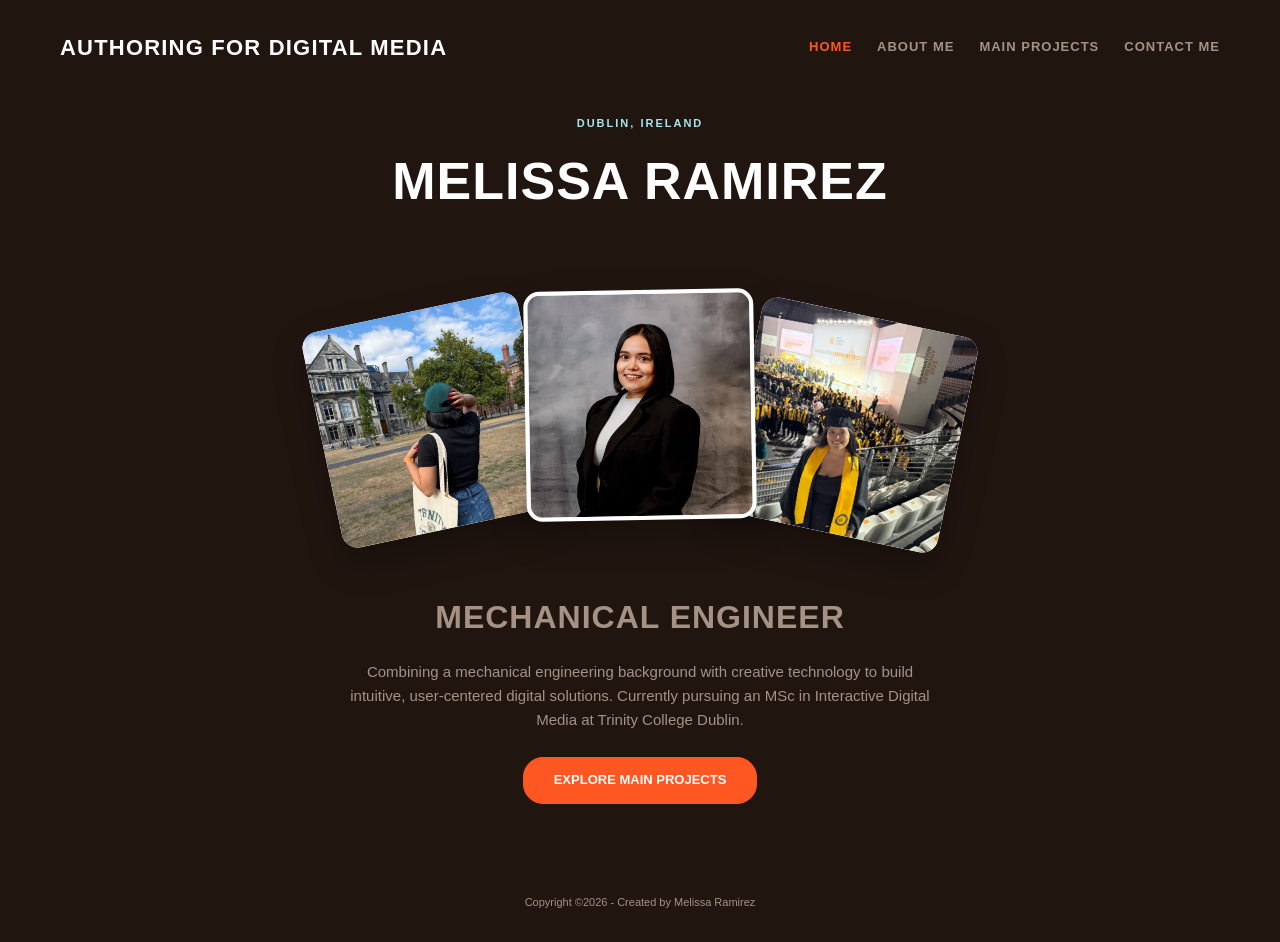
<file: index.html>
<!DOCTYPE html>
<html lang="en">
<head>
    <meta charset="UTF-8">
    <meta name="viewport" content="width=device-width, initial-scale=1.0">
    <title>Melissa Ramirez | Home</title>
    <link rel="stylesheet" href="css/style.css">
</head>
<body>
    <header>
        <div class="logo">
            <h1>Authoring for Digital Media</h1>
        </div>
        <nav class="menu">
            <a href="index.html" class="active">Home</a>
            <a href="about.html">About me</a>
            <a href="projects.html">Main Projects</a>
            <a href="contact.html">Contact me</a>
        </nav>
    </header>

    <main>
        <section class="graphic-hero">
            <span class="location-tag">DUBLIN, IRELAND</span>
            <h2 class="giant-title top-title">Melissa Ramirez</h2>
            <div class="image-stack-container">
                <div class="stacked-card card-left">
                    <img src="images/img2.jpg" alt="Interactive Media Dublin">
                </div>
                <div class="stacked-card card-center">
                    <img src="images/img1.jpg" alt="Melissa Ramirez Portrait">
                </div>
                <div class="stacked-card card-right">
                    <img src="images/img5.jpg" alt="Graduation Event">
                </div>
            </div>
            <p class="giant-title bottom-title">MECHANICAL ENGINEER</p>
            <div class="hero-intro-text">
                <p>Combining a mechanical engineering background with creative technology to build intuitive, user-centered digital solutions. Currently pursuing an MSc in Interactive Digital Media at Trinity College Dublin.</p>
                <a href="projects.html" class="graphic-btn">Explore Main Projects</a>
            </div>
        </section>
    </main>

    <footer>
        <p>Copyright &copy;2026 - Created by Melissa Ramirez</p>
    </footer>
    <script src="js/script.js"></script>
</body>
</html>
</file>
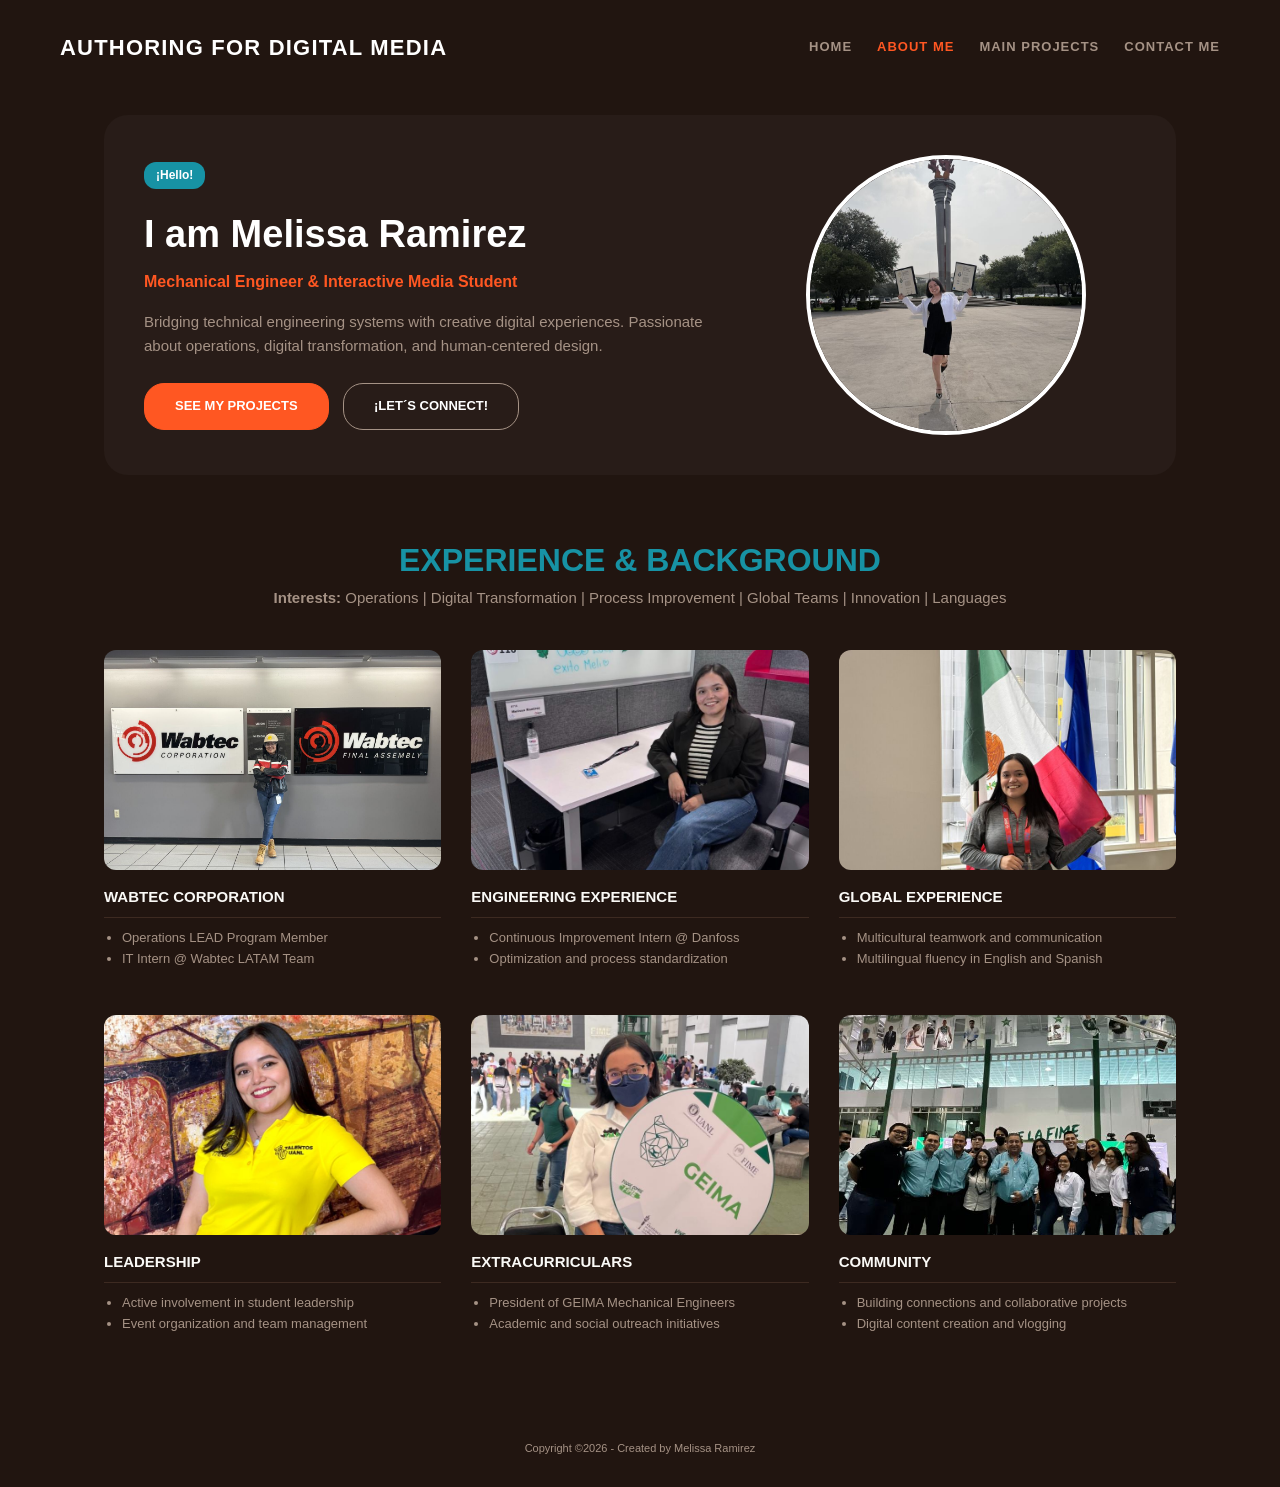
<file: about.html>
<!DOCTYPE html>
<html lang="en">
<head>
    <meta charset="UTF-8">
    <meta name="viewport" content="width=device-width, initial-scale=1.0">
    <title>About Me | Melissa Ramirez</title>
    <link rel="stylesheet" href="css/style.css">
</head>
<body>
    <header>
       <div class="logo">
            <h1>Authoring for Digital Media</h1>
        </div>
        <nav class="menu">
            <a href="index.html">Home</a>
            <a href="about.html" class="active">About me</a>
            <a href="projects.html">Main Projects</a>
            <a href="contact.html">Contact me</a>
        </nav>
    </header>

    <main class="gallery-layout-container"> 
        <section class="about-hero-creative">
            <div class="about-intro-text">
                <span class="greeting-badge">¡Hello!</span>
                <h2>I am <strong>Melissa Ramirez</strong></h2>
                <p class="role-subtitle">Mechanical Engineer & Interactive Media Student</p>
                <p class="bio-text">Bridging technical engineering systems with creative digital experiences. Passionate about operations, digital transformation, and human-centered design.</p>
                <div class="about-actions">
                    <a href="projects.html" class="graphic-btn">See my projects</a>
                    <a href="contact.html" class="outline-btn">¡Let´s connect!</a>
                </div>
            </div>
            <div class="about-illustration-box">
                <img src="images/img3.jpg" alt="Melissa Ramirez Graduation" class="featured-about-img">
            </div>
        </section>

        <section class="gallery-header">
            <h2>Experience & Background</h2>
            <p class="interests"><strong>Interests:</strong> Operations | Digital Transformation | Process Improvement | Global Teams | Innovation | Languages</p>
        </section>

        <section class="editorial-about-grid">
            <article class="about-grid-card">
                <div class="card-image-box">
                    <img src="images/img4.jpg" alt="Wabtec Corporation Plant">
                </div>
                <div class="card-text-content">
                    <h3>Wabtec Corporation</h3>
                    <ul>
                        <li>Operations LEAD Program Member</li>
                        <li>IT Intern @ Wabtec LATAM Team</li>
                    </ul>
                </div>
            </article>

            <article class="about-grid-card">
                <div class="card-image-box">
                    <img src="images/img6.jpg" alt="Manufacturing Workstation">
                </div>
                <div class="card-text-content">
                    <h3>Engineering Experience</h3>
                    <ul>
                        <li>Continuous Improvement Intern @ Danfoss</li>
                        <li>Optimization and process standardization</li>
                    </ul>
                </div>
            </article>

            <article class="about-grid-card">
                <div class="card-image-box">
                    <img src="images/img7.jpg" alt="International Representation">
                </div>
                <div class="card-text-content">
                    <h3>Global Experience</h3>
                    <ul>
                        <li>Multicultural teamwork and communication</li>
                        <li>Multilingual fluency in English and Spanish</li>
                    </ul>
                </div>
            </article>

            <article class="about-grid-card">
                <div class="card-image-box">
                    <img src="images/img8.jpg" alt="Leadership Student Event">
                </div>
                <div class="card-text-content">
                    <h3>Leadership</h3>
                    <ul>
                        <li>Active involvement in student leadership</li>
                        <li>Event organization and team management</li>
                    </ul>
                </div>
            </article>

            <article class="about-grid-card">
                <div class="card-image-box">
                    <img src="images/img9.jpg" alt="GEIMA Student Group">
                </div>
                <div class="card-text-content">
                    <h3>Extracurriculars</h3>
                    <ul>
                        <li>President of GEIMA Mechanical Engineers</li>
                        <li>Academic and social outreach initiatives</li>
                    </ul>
                </div>
            </article>

            <article class="about-grid-card">
                <div class="card-image-box">
                    <img src="images/img10.jpg" alt="Team Collaboration Event">
                </div>
                <div class="card-text-content">
                    <h3>Community</h3>
                    <ul>
                        <li>Building connections and collaborative projects</li>
                        <li>Digital content creation and vlogging</li>
                    </ul>
                </div>
            </article>
        </section>
    </main>   

    <footer>
        <p>Copyright &copy;2026 - Created by Melissa Ramirez</p>
    </footer>
    <script src="js/script.js"></script>
</body>
</html>
</file>
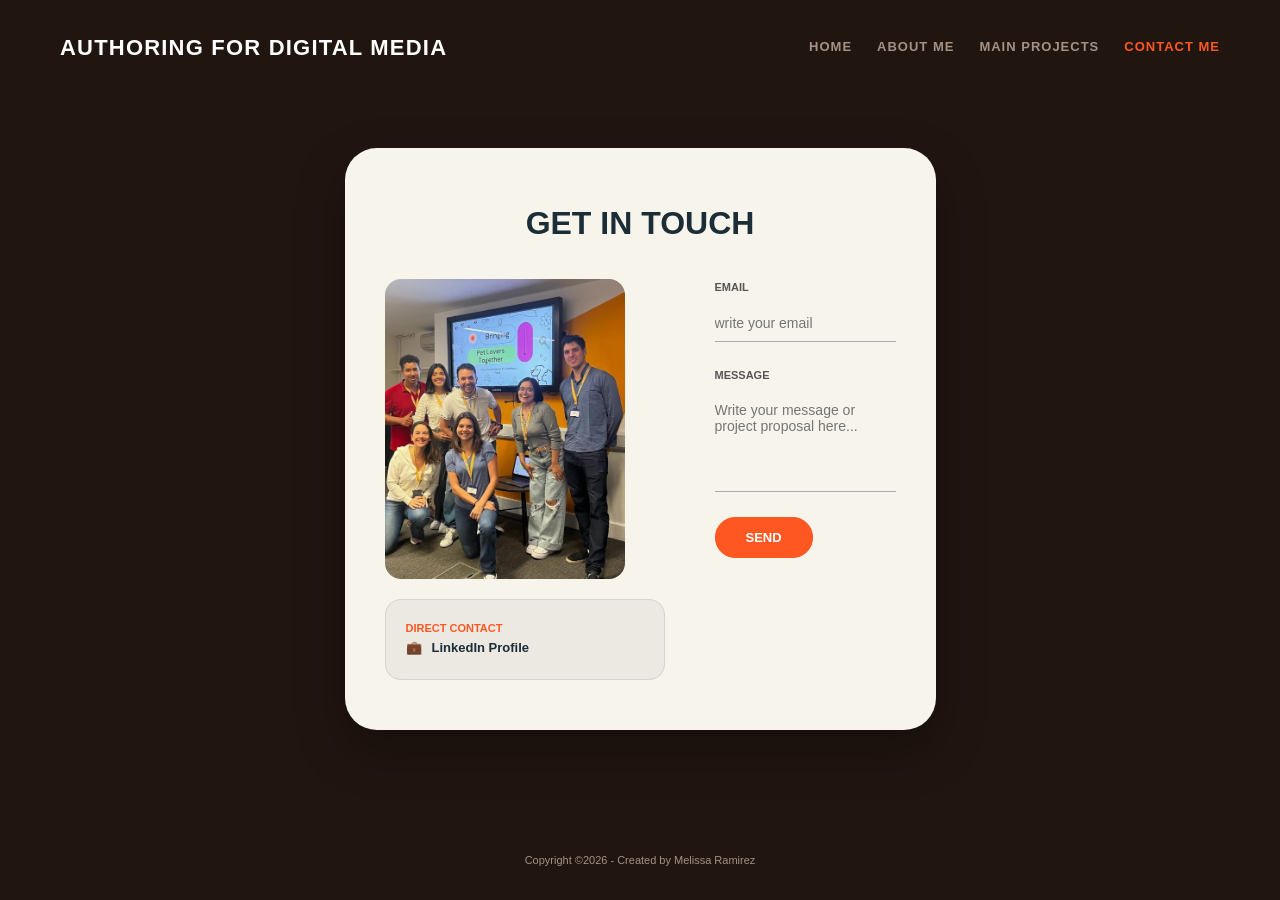
<file: contact.html>
<!DOCTYPE html>
<html lang="en">
<head>
    <meta charset="UTF-8">
    <meta name="viewport" content="width=device-width, initial-scale=1.0">
    <title>Contact | Melissa Ramirez</title>
    <link rel="stylesheet" href="css/style.css">
</head>
<body>
    <header>
     <div class="logo">
            <h1>Authoring for Digital Media</h1>
        </div>
        <nav class="menu">
            <a href="index.html">Home</a>
            <a href="about.html">About me</a>
            <a href="projects.html">Main Projects</a>
            <a href="contact.html" class="active">Contact me</a>
        </nav>
    </header>

    <main class="contact-main-container"> 
        <div class="contact-canvas">
            <h2 class="contact-canvas-title">GET IN TOUCH</h2>
            <section class="contact-container-grid">        
                <div class="contact-left">
                    <img src="images/img11.jpg" alt="Melissa Ramirez Contact" class="contact-photo">
                    <div class="direct-contact-box">
                        <h3>Direct Contact</h3>
                        <a href="https://www.linkedin.com/in/melyalanis" target="_blank" rel="noopener noreferrer" class="contact-row-link">
                            <span class="icon">💼</span>
                            <span class="text">LinkedIn Profile</span>
                        </a>
                    </div>
                </div>
                <div class="contact-right">
                    <form class="contact-form">                
                        <div class="form-group">
                            <label for="user-email">EMAIL</label>
                            <input type="email" id="user-email" name="email" placeholder="write your email" required>
                        </div>
                        <div class="form-group">
                            <label for="user-message">MESSAGE</label>
                            <textarea id="user-message" name="message" rows="5" placeholder="Write your message or project proposal here..." required></textarea>
                        </div>
                        <div class="form-action">
                            <button type="submit" class="send-btn">SEND</button>
                        </div>
                    </form>
                </div>
            </section>
        </div>
    </main>

    <footer>
        <p>Copyright &copy;2026 - Created by Melissa Ramirez</p>
    </footer>
    <script src="js/script.js"></script>
</body>
</html>
</file>
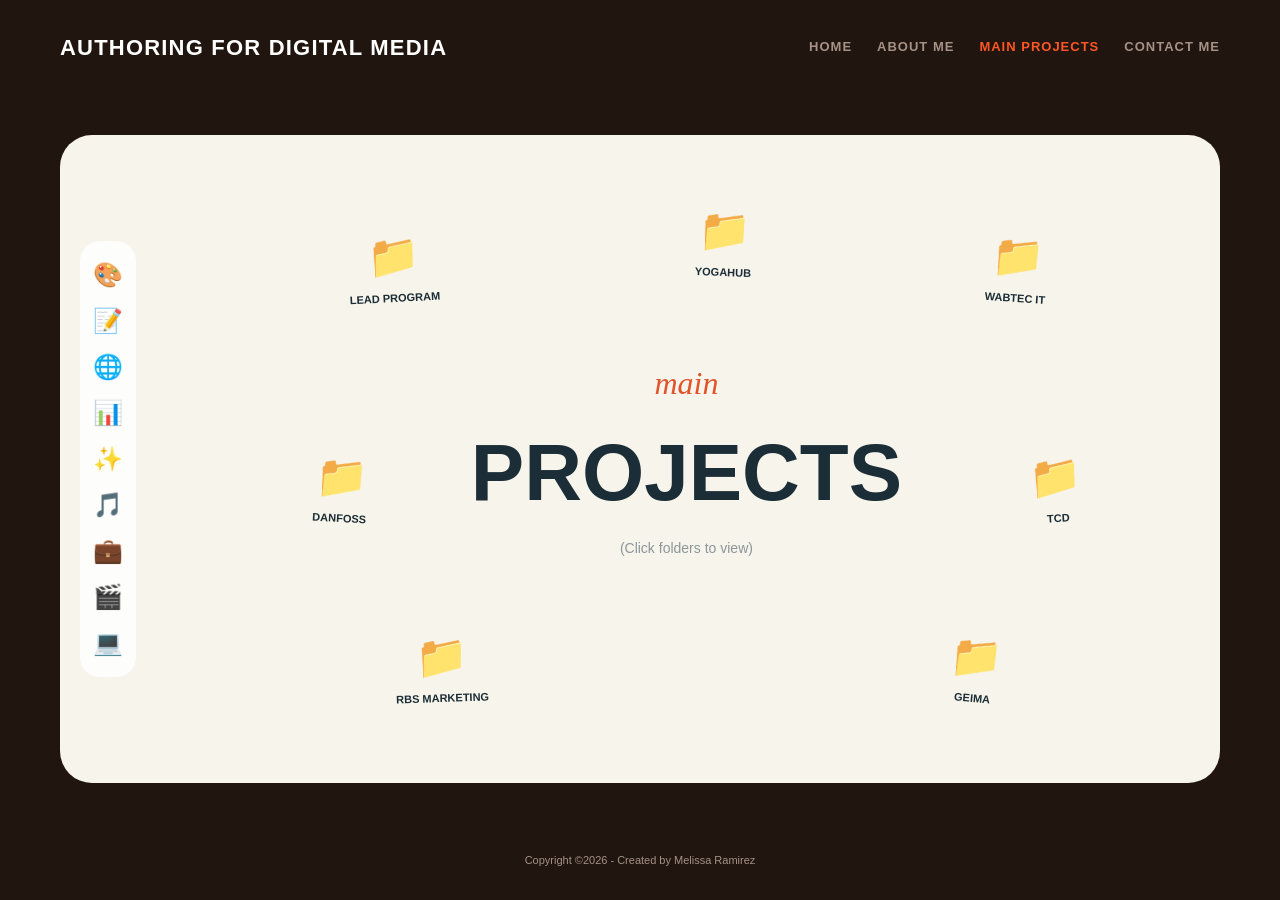
<file: projects.html>
<!DOCTYPE html>
<html lang="en">
<head>
    <meta charset="UTF-8">
    <meta name="viewport" content="width=device-width, initial-scale=1.0">
    <title>Melissa Ramirez | Main Projects</title>
    <link rel="stylesheet" href="css/style.css">
</head>
<body>
    <header>
      <div class="logo">
            <h1>Authoring for Digital Media</h1>
        </div>
        <nav class="menu">
            <a href="index.html">Home</a>
            <a href="about.html">About me</a>
            <a href="projects.html" class="active">Main Projects</a>
            <a href="contact.html">Contact me</a>
        </nav>
    </header>

    <main class="desktop-canvas">
        <div class="desktop-sidebar-dock">
            <ul class="dock-list">
                <li class="dock-icon">🎨<span class="dock-label">Figma & AI</span></li>
                <li class="dock-icon">📝<span class="dock-label">Notion</span></li>
                <li class="dock-icon">🌐<span class="dock-label">HTML, CSS, JS</span></li>
                <li class="dock-icon">📊<span class="dock-label">Industry</span></li>
                <li class="dock-icon">✨<span class="dock-label">Canva</span></li>
                <li class="dock-icon">🎵<span class="dock-label">Social Media</span></li>
                <li class="dock-icon">💼<span class="dock-label">LinkedIn</span></li>
                <li class="dock-icon">🎬<span class="dock-label">CapCut</span></li>
                <li class="dock-icon">💻<span class="dock-label">VS Code</span></li>
            </ul>
        </div>

        <div class="desktop-center-title">
            <span class="script-title">main</span>
            <h2 class="bold-title">PROJECTS</h2>
            <span class="year-title">(Click folders to view)</span>
        </div>

        <article class="desktop-item folder-item pos-1">
            <div class="folder-icon">📁</div>
            <span class="item-name">LEAD Program</span>
            <div class="desktop-tooltip">
                <h4>Wabtec Corp | LEAD Program</h4>
                <p class="tooltip-date">Feb 2024 - Feb 2026</p>
                <p>Managed global rotations in Quality, Planning, and Engineering. Built FPY & TPR dashboards improving performance by 20% ($160K USD benefit).</p>
            </div>
        </article>

        <article class="desktop-item folder-item pos-2">
            <div class="folder-icon">📁</div>
            <span class="item-name">WABTEC IT</span>
            <div class="desktop-tooltip">
                <h4>Wabtec Corp | IT LATAM</h4>
                <p class="tooltip-date">Apr 2023 - Feb 2024</p>
                <p>Automated manufacturing workflows across all LATAM sites using Power Automate. Optimized network layouts, reducing operational IT overhead by 30%.</p>
            </div>
        </article>

        <article class="desktop-item folder-item pos-3">
            <div class="folder-icon">📁</div>
            <span class="item-name">DANFOSS</span>
            <div class="desktop-tooltip">
                <h4>Danfoss | Continuous Improvement</h4>
                <p class="tooltip-date">Aug 2022 - Feb 2023</p>
                <p>Tracked Kaizen initiatives. Contributed to a $150K USD annual savings target by optimizing production lines and SOPs.</p>
            </div>
        </article>

        <article class="desktop-item folder-item pos-4">
            <div class="folder-icon">📁</div>
            <span class="item-name">TCD</span>
            <div class="desktop-tooltip">
                <h4>Trinity College Dublin</h4>
                <p class="tooltip-date">MSc Interactive Digital Media</p>
                <p>Currently studying this master's program (1st Semester).</p>
            </div>
        </article>

        <article class="desktop-item folder-item pos-5">
            <div class="folder-icon">📁</div>
            <span class="item-name">RBS MARKETING</span>
            <div class="desktop-tooltip">
                <h4>Rome Business School</h4>
                <p class="tooltip-date">International Master</p>
                <p>Created target audience color charts, mobile mockups, and visual feeds to drive user conversion.</p>
            </div>
        </article>

        <article class="desktop-item folder-item pos-6">
            <div class="folder-icon">📁</div>
            <span class="item-name">GEIMA</span>
            <div class="desktop-tooltip">
                <h4>Mechanical Engineers</h4>
                <p class="tooltip-date">UANL Student Leadership</p>
                <p>Served as President coordinating academic networks. Managed student marketing campaigns across social media channels.</p>
            </div>
        </article>

        <article class="desktop-item folder-item pos-7">
            <div class="folder-icon">📁</div>
            <span class="item-name">YOGAHUB</span>
            <div class="desktop-tooltip">
                <h4>Yogahub</h4>
                <p class="tooltip-date">Supervisor</p>
                <p>Currently part of the FOH team and Social Media. Designing content formats to optimize visual engagement.</p>
            </div>
        </article>
    </main>

    <footer>
        <p>Copyright &copy;2026 - Created by Melissa Ramirez</p>
    </footer>
    <script src="js/script.js"></script>
</body>
</html>
</file>
<file: css/style.css>
:root {
    --bg-dark: #211510;
    --bg-canvas: #f7f4eb;
    --primary-orange: #FF5722;
    --primary-orange-hover: #e04613;
    --text-light: #ffffff;
    --text-muted: #a59285;
    --text-dark: #1b2d36;
    --accent-teal: #1792A4;
}

* {
    margin: 0;
    padding: 0;
    box-sizing: border-box;
}

body {
    background-color: var(--bg-dark);
    font-family: 'Arial', sans-serif;
    color: var(--text-light);
    min-height: 100vh;
    display: flex;
    flex-direction: column;
    justify-content: space-between;
    line-height: 1.6;
}

img {
    max-width: 100%;
    display: block;
}

header {
    display: flex;
    justify-content: space-between;
    align-items: center;
    padding: 30px 60px;
    width: 100%;
}

header .logo h1 {
    font-size: 22px;
    letter-spacing: 1.2px;
    text-transform: uppercase;
    font-weight: bold;
}

header .menu {
    display: flex;
    gap: 25px;
}

header .menu a {
    color: var(--text-muted);
    text-decoration: none;
    font-weight: bold;
    font-size: 13px;
    text-transform: uppercase;
    letter-spacing: 1px;
}

header .menu a:hover, header .menu a.active {
    color: var(--primary-orange);
}

.graphic-hero, .gallery-layout-container, .contact-main-container {
    max-width: 1200px;
    margin: 20px auto 60px;
    padding: 0 5%;
}

.graphic-hero {
    margin-top: 20px;
    text-align: center;
}

.location-tag {
    display: block;
    font-size: 11px;
    font-weight: bold;
    letter-spacing: 2px;
    color: #a5e6ef;
    margin-bottom: 20px;
}

.giant-title {
    font-size: 52px;
    text-transform: uppercase;
    letter-spacing: 1px;
    line-height: 1.1;
    font-weight: bold;
}

.bottom-title {
    color: var(--text-muted);
    font-size: 32px;
    margin-top: 15px;
    font-weight: bold;
}

.image-stack-container {
    position: relative;
    width: 100%;
    max-width: 800px;
    height: 340px; 
    margin: 25px auto; 
    display: flex;
    justify-content: center;
    align-items: center;
    z-index: 2;
}

.stacked-card {
    position: absolute;
    width: 220px;
    height: 220px;
    background-color: var(--text-light);
    border-radius: 16px;
    overflow: hidden;
    box-shadow: 0 15px 35px rgba(0, 0, 0, 0.3);
}

.stacked-card img, .card-image-box img, .contact-photo, .featured-about-img {
    width: 100%;
    height: 100%;
    object-fit: cover;
}

.card-left { transform: translateX(-210px) translateY(15px) rotate(-12deg); z-index: 1; }
.card-right { transform: translateX(210px) translateY(20px) rotate(12deg); z-index: 1; }
.card-center { transform: translateX(0) rotate(-1deg); z-index: 3; width: 230px; height: 230px; border: 4px solid var(--text-light); }

.image-stack-container:hover .card-left { transform: translateX(-270px) translateY(5px) rotate(-18deg); }
.image-stack-container:hover .card-right { transform: translateX(270px) translateY(10px) rotate(18deg); }
.image-stack-container:hover .card-center { transform: scale(1.05) rotate(0deg); }

.hero-intro-text {
    max-width: 580px;
    margin: 25px auto 0;
    text-align: center;
}

.hero-intro-text p, .gallery-header p {
    font-size: 15px;
    color: var(--text-muted);
    line-height: 1.6;
    margin-bottom: 25px;
}

.graphic-btn, .send-btn, .outline-btn {
    display: inline-block;
    background-color: var(--primary-orange);
    color: var(--text-light);
    text-decoration: none;
    font-size: 13px;
    font-weight: bold;
    text-transform: uppercase;
    padding: 12px 30px;
    border-radius: 20px;
    border: 1px solid var(--primary-orange);
    cursor: pointer;
}

.outline-btn {
    background-color: transparent;
    color: var(--text-light);
    border: 1px solid var(--text-muted);
    margin-left: 10px;
}

.graphic-btn:hover, .send-btn:hover {
    background-color: var(--primary-orange-hover);
}

.outline-btn:hover {
    border-color: var(--primary-orange);
    color: var(--primary-orange);
}

.about-hero-creative {
    display: grid;
    grid-template-columns: 1.2fr 0.8fr;
    gap: 40px;
    align-items: center;
    background: rgba(255, 255, 255, 0.03);
    border-radius: 24px;
    padding: 40px;
    margin-bottom: 60px;
}

.greeting-badge {
    background-color: var(--accent-teal);
    color: var(--text-light);
    font-size: 12px;
    font-weight: bold;
    padding: 4px 12px;
    border-radius: 12px;
    display: inline-block;
    margin-bottom: 15px;
}

.about-intro-text h2 {
    font-size: 38px;
    color: var(--text-light);
    margin-bottom: 5px;
}

.role-subtitle {
    font-size: 16px;
    color: var(--primary-orange);
    font-weight: bold;
    margin-bottom: 15px;
}

.bio-text {
    font-size: 15px;
    color: var(--text-muted);
    margin-bottom: 25px;
    line-height: 1.6;
}

.about-illustration-box {
    width: 280px;
    height: 280px;
    border-radius: 50%;
    overflow: hidden;
    border: 4px solid var(--text-light);
    margin: 0 auto;
}

.gallery-header {
    text-align: center;
    margin-bottom: 40px;
}

.gallery-header h2 {
    font-size: 32px;
    text-transform: uppercase;
    color: var(--accent-teal); 
}

.editorial-about-grid {
    display: grid;
    grid-template-columns: repeat(3, 1fr); 
    gap: 30px; 
}

.about-grid-card {
    display: flex;
    flex-direction: column;
}

.card-image-box {
    width: 100%;
    height: 220px; 
    overflow: hidden;
    border-radius: 12px;
    background-color: #3d2a21; 
}

.about-grid-card:hover .card-image-box img { transform: scale(1.05); }

.card-text-content { padding: 15px 0; }

.card-text-content h3 {
    font-size: 15px;
    font-weight: bold;
    text-transform: uppercase;
    color: #faf9f6; 
    border-bottom: 1px solid #3d2a21;
    padding-bottom: 8px;
    margin-bottom: 10px;
}

.card-text-content p, .card-text-content ul {
    font-size: 13px;
    color: var(--text-muted); 
}

.card-text-content ul { padding-left: 18px; }

.desktop-canvas {
    position: relative;
    width: calc(100vw - 120px);
    max-width: 1400px;
    height: 72vh;
    min-height: 520px;
    margin: 0 auto;
    background-color: var(--bg-canvas); 
    border-radius: 32px;
    overflow: hidden;
}

.desktop-center-title {
    position: absolute;
    top: 50%;
    left: 54%;
    transform: translate(-50%, -50%);
    text-align: center;
}

.desktop-center-title .script-title {
    font-style: italic;
    font-family: Georgia, serif;
    color: #e0532b; 
    font-size: 32px;
    display: block;
}

.desktop-center-title .bold-title {
    font-size: 80px;
    text-transform: uppercase;
    color: var(--text-dark); 
}

.desktop-center-title .year-title {
    color: #8c969a;
    font-size: 14px;
    display: block;
}

.desktop-item {
    position: absolute;
    display: flex;
    flex-direction: column;
    align-items: center;
    cursor: pointer;
    z-index: 10;
    padding: 10px;
}

.desktop-item .folder-icon { font-size: 42px; }

.desktop-item .item-name {
    font-size: 11px;
    font-weight: bold;
    color: var(--text-dark);
    text-transform: uppercase;
}

.desktop-item:hover { transform: scale(1.08); }

.pos-1 { top: 12%; left: 24%; transform: rotate(-3deg); }
.pos-2 { top: 12%; right: 14%; transform: rotate(4deg); }
.pos-3 { top: 46%; left: 21%; transform: rotate(3deg); }
.pos-4 { top: 46%; right: 11%; transform: rotate(-4deg); }
.pos-5 { bottom: 10%; left: 28%; transform: rotate(-2deg); }
.pos-6 { bottom: 10%; right: 18%; transform: rotate(5deg); }
.pos-7 { top: 8%; left: 54%; transform: rotate(2deg); }

.desktop-tooltip {
    display: none;
    position: absolute;
    width: 280px;
    background: var(--text-light);
    color: #333333;
    padding: 18px;
    border-radius: 20px;
    border: 1px solid #e9edf2;
    z-index: 999;
}

.desktop-item.active-folder .desktop-tooltip { display: block; }

.desktop-tooltip h4 { color: #e0532b; font-size: 15px; }

.desktop-tooltip .tooltip-date { 
    font-size: 11px; 
    color: #718096; 
    font-weight: bold; 
    text-transform: uppercase; 
}

.desktop-tooltip p { font-size: 12.5px; color: #4a5568; }

.pos-1 .desktop-tooltip, .pos-3 .desktop-tooltip, .pos-5 .desktop-tooltip { left: 115%; top: -10px; }
.pos-2 .desktop-tooltip, .pos-4 .desktop-tooltip, .pos-6 .desktop-tooltip, .pos-7 .desktop-tooltip { right: 115%; top: -10px; }

.desktop-sidebar-dock {
    position: absolute;
    left: 20px;
    top: 50%;
    transform: translateY(-50%);
    padding: 18px 12px;
    background: rgba(255, 255, 255, 0.8);
    border-radius: 20px;
}

.dock-list { 
    list-style: none; 
    display: flex; 
    flex-direction: column; 
    gap: 14px; 
}

.dock-icon {
    font-size: 24px;
    width: 32px;
    height: 32px;
    display: flex;
    justify-content: center;
    align-items: center;
    cursor: pointer;
    position: relative;
}

.dock-icon:hover { transform: scale(1.2); }

.dock-label {
    display: none;
    position: absolute;
    left: 42px;
    top: 50%;
    transform: translateY(-50%);
    background-color: var(--text-dark);
    color: var(--text-light);
    font-size: 11px;
    font-weight: bold;
    padding: 6px 12px;
    border-radius: 20px;
    white-space: nowrap;
}

.dock-icon:hover .dock-label { display: flex; }

.contact-canvas {
    background-color: var(--bg-canvas);
    border-radius: 32px;
    padding: 50px 40px;
    box-shadow: 0 20px 50px rgba(0, 0, 0, 0.3);
    color: var(--text-dark);
}

.contact-canvas-title {
    text-align: center;
    font-size: 32px;
    font-weight: bold;
    color: var(--text-dark);
    margin-bottom: 30px;
    text-transform: uppercase;
}

.contact-container-grid {
    display: grid;
    grid-template-columns: 280px 1fr; 
    gap: 50px; 
    align-items: flex-start;
}

.contact-photo {
    max-width: 240px; 
    height: 300px; 
    border-radius: 16px;
    margin-bottom: 20px;
}

.direct-contact-box {
    background: rgba(27, 45, 54, 0.05);
    padding: 20px;
    border-radius: 16px;
    border: 1px solid rgba(27, 45, 54, 0.1);
}

.direct-contact-box h3 {
    font-size: 11px;
    text-transform: uppercase;
    color: var(--primary-orange); 
}

.contact-row-link {
    display: flex;
    align-items: center;
    gap: 10px;
    color: var(--text-dark);
    text-decoration: none;
    font-size: 13px;
    font-weight: bold;
}

.contact-form { display: flex; flex-direction: column; gap: 25px; }

.contact-form .form-group { display: flex; flex-direction: column; gap: 8px; }

.contact-form label { font-size: 11px; font-weight: bold; color: #555555; }

.contact-form input, .contact-form textarea {
    width: 100%;
    background: transparent;
    border: none;
    border-bottom: 1px solid #aaaaaa;
    padding: 10px 0;
    font-family: inherit;
    font-size: 14px;
    color: var(--text-dark);
    outline: none;
}

.contact-form textarea { height: 100px; resize: none; }

footer {
    text-align: center;
    padding: 30px 0;
    font-size: 11px;
    color: var(--text-muted);
}

@media (max-width: 950px) {
    .about-hero-creative { grid-template-columns: 1fr; text-align: center; }
    .editorial-about-grid { grid-template-columns: repeat(2, 1fr); }
    .contact-container-grid { grid-template-columns: 1fr; }
}

@media (max-width: 800px) {
    header { padding: 20px 30px; flex-direction: column; gap: 15px; }

    .desktop-canvas { 
        height: auto; 
        padding: 40px 20px; 
        display: flex; 
        flex-direction: column; 
        gap: 25px; 
        align-items: center; 
    }

    .desktop-item { 
        position: relative; 
        top: auto; left: auto; right: auto; bottom: auto; 
        transform: none !important;
        width: 100%;
        max-width: 250px;
    }

    .desktop-center-title, .desktop-sidebar-dock { display: none; }
    .image-stack-container { max-width: 420px; height: 280px; }
    .card-left { transform: translateX(-65px) translateY(10px) rotate(-8deg); }
    .card-right { transform: translateX(65px) translateY(15px) rotate(8deg); }
}

@media (max-width: 650px) {
    .editorial-about-grid { grid-template-columns: 1fr; }
}
</file>
